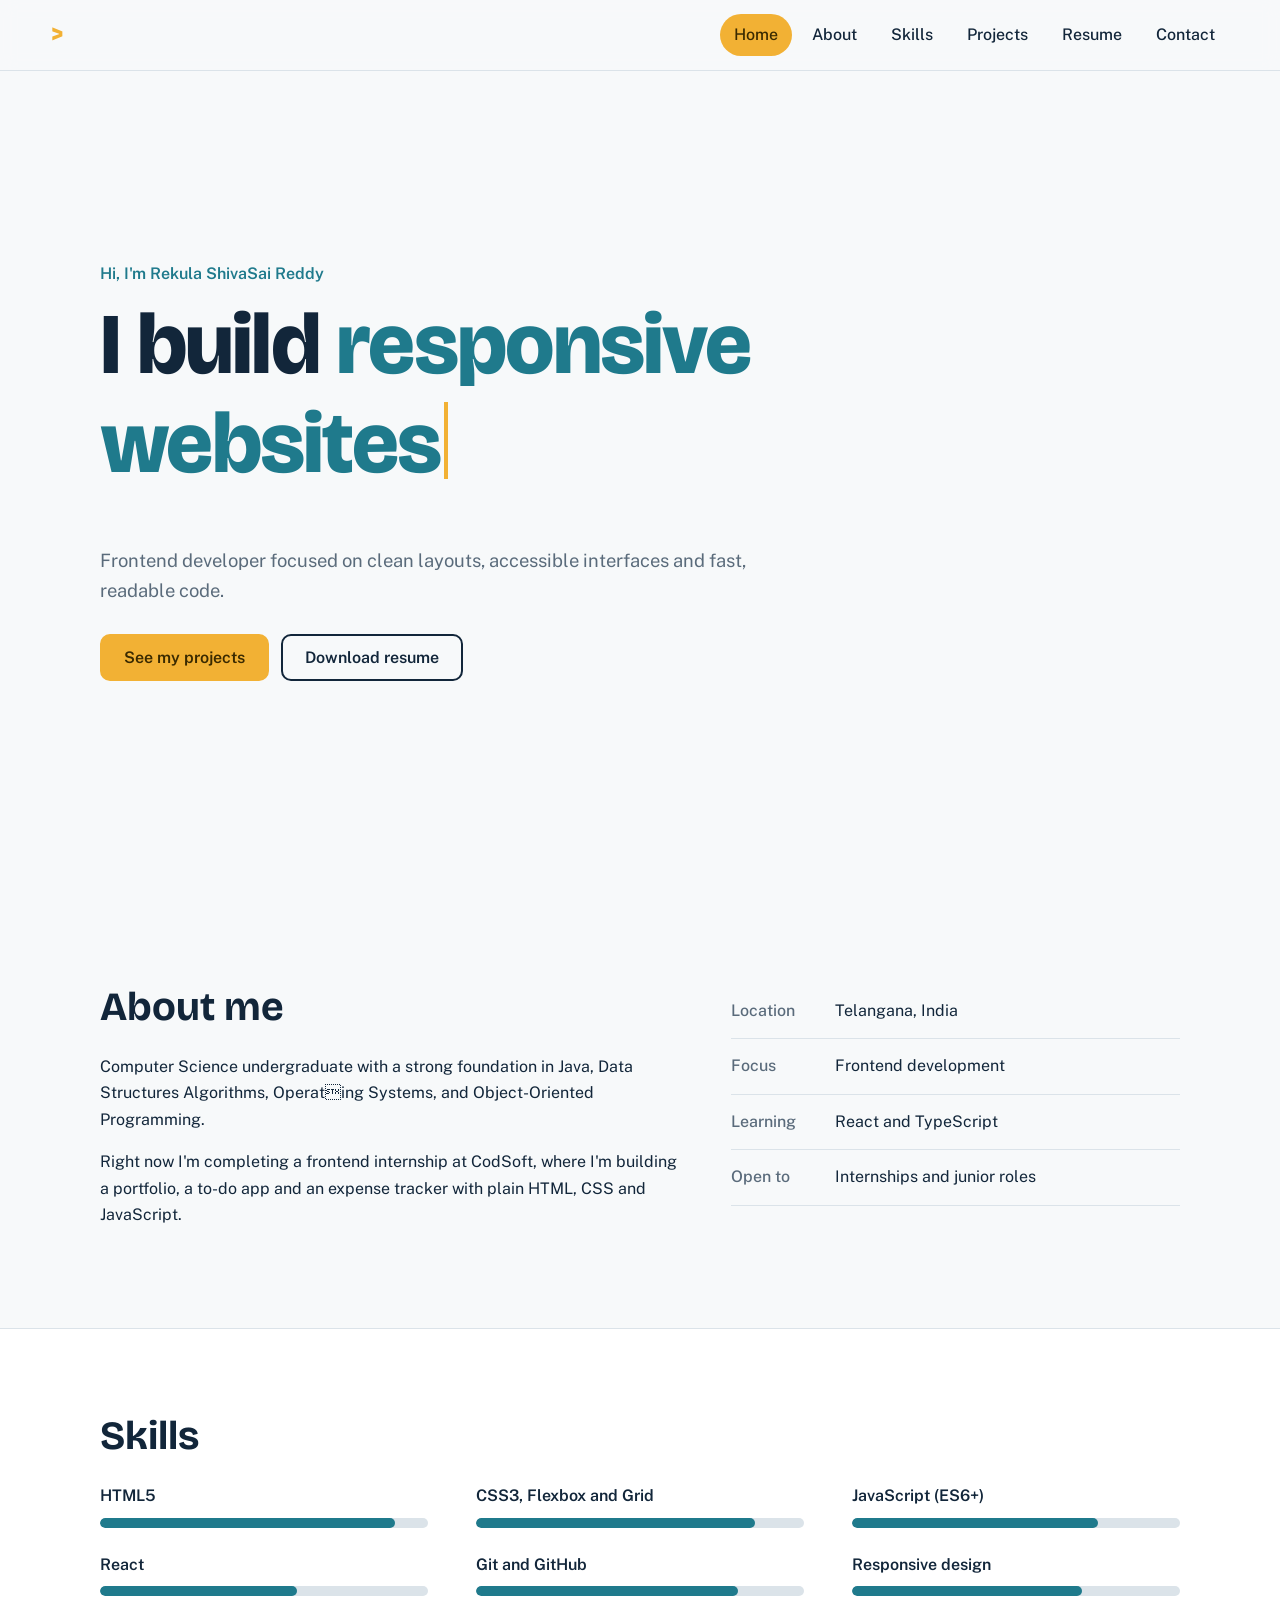
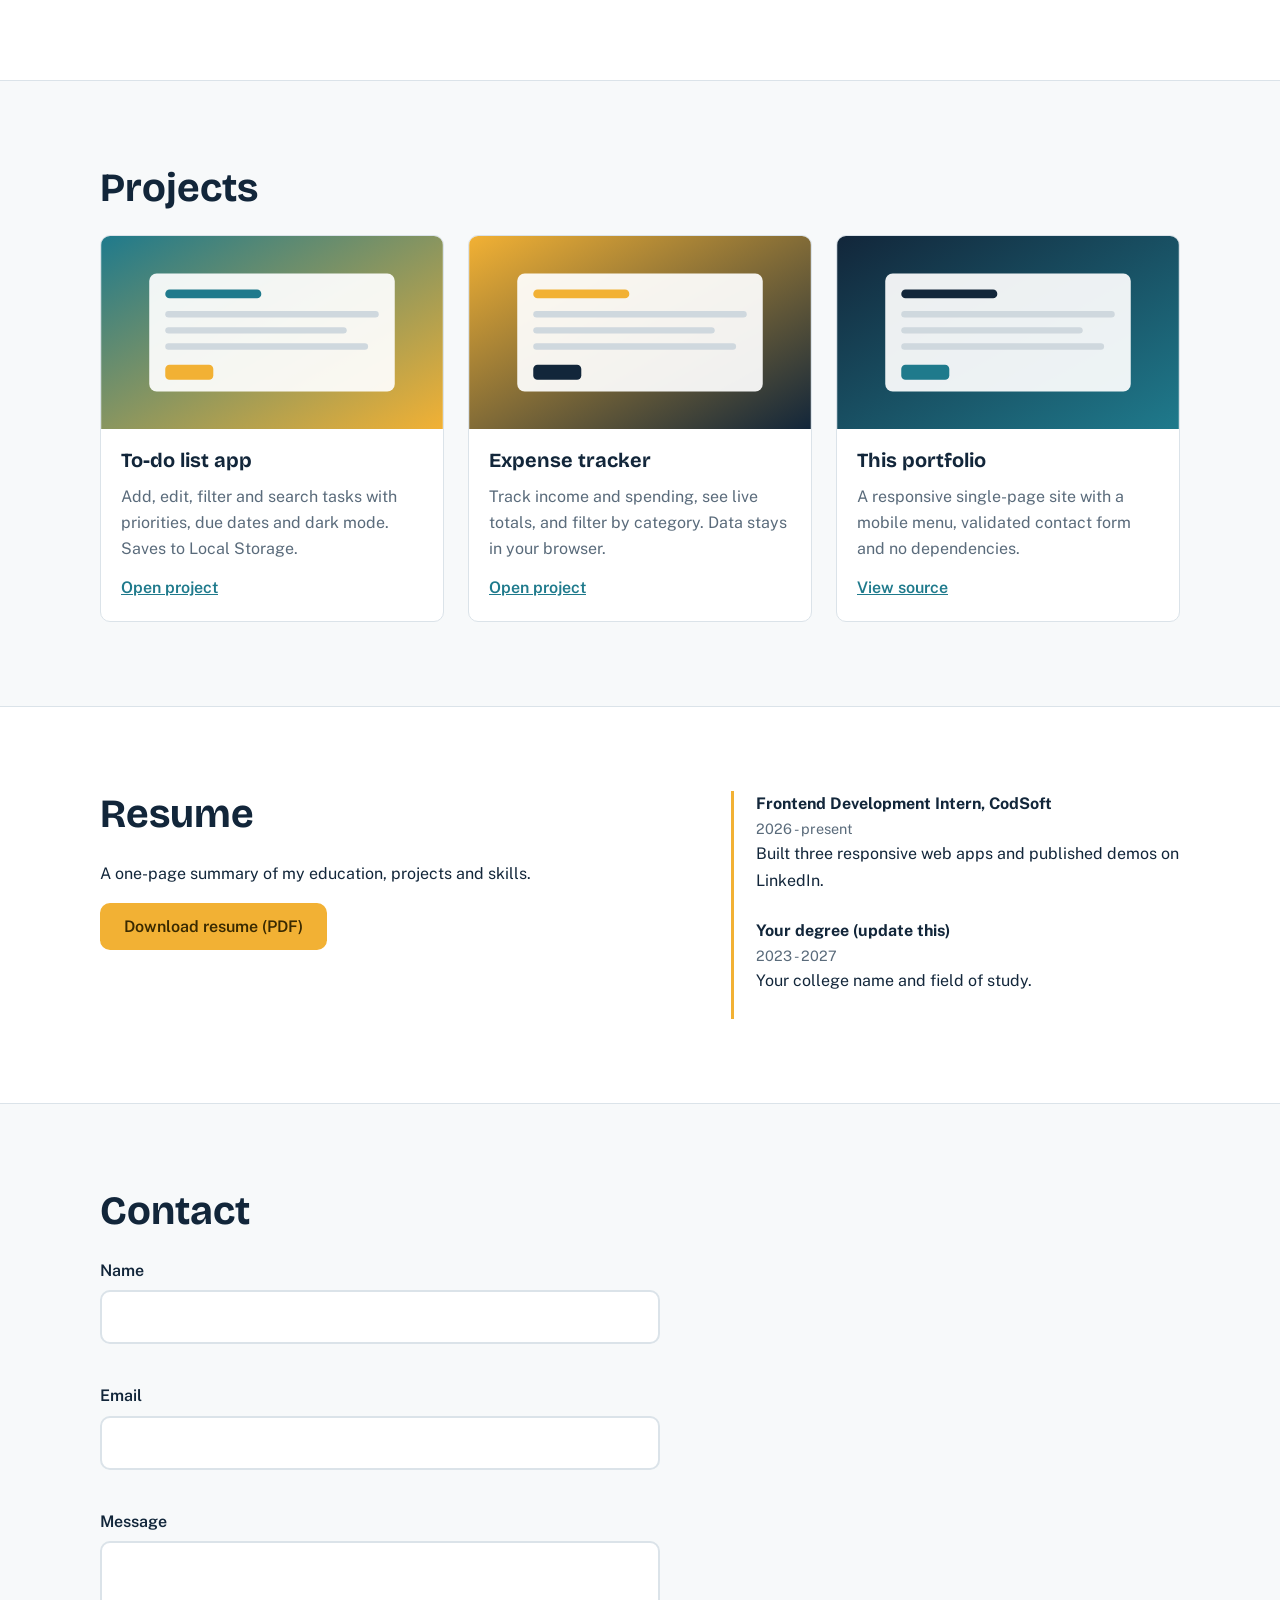
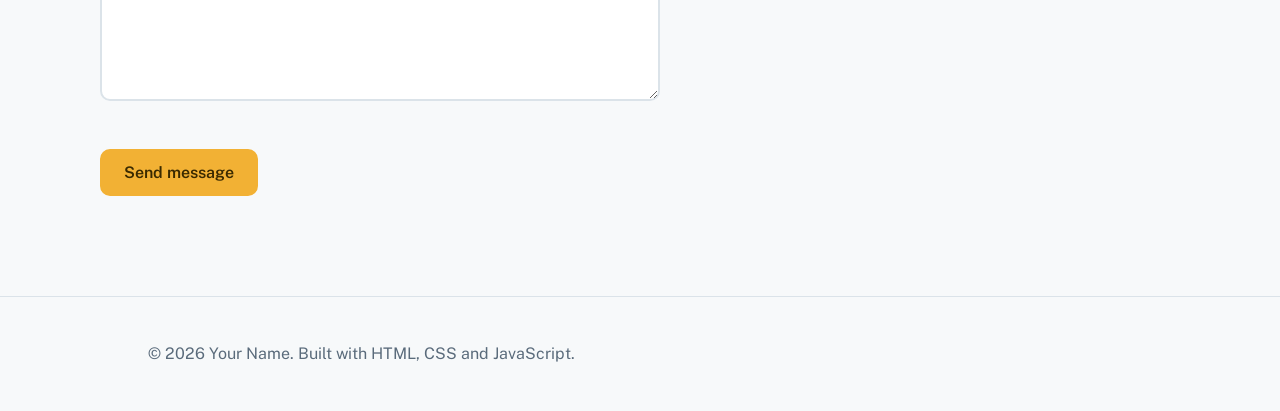
<file: task1-portfolio/index.html>
<!DOCTYPE html>
<html lang="en">
<head>
  <meta charset="UTF-8">
  <meta name="viewport" content="width=device-width, initial-scale=1">
  <title>R.ShivaSai Reddy | Frontend Developer</title>
  <meta name="description" content="Portfolio of Your Name, a frontend developer building responsive, accessible web apps.">
  <link rel="preconnect" href="https://fonts.googleapis.com">
  <link rel="preconnect" href="https://fonts.gstatic.com" crossorigin>
  <link href="https://fonts.googleapis.com/css2?family=Bricolage+Grotesque:wght@500;700;800&family=Public+Sans:wght@400;500;600&display=swap" rel="stylesheet">
  <link rel="stylesheet" href="style.css">
</head>
<body>
  <a class="skip" href="#home">Skip to content</a>

  <header class="site-header">
    <a class="brand" href="#home"><span> > </span></a>
    <button class="nav-toggle" aria-label="Open menu" aria-expanded="false" aria-controls="nav">
      <span></span><span></span><span></span>
    </button>
    <nav id="nav" aria-label="Main">
      <ul>
        <li><a href="#home">Home</a></li>
        <li><a href="#about">About</a></li>
        <li><a href="#skills">Skills</a></li>
        <li><a href="#projects">Projects</a></li>
        <li><a href="#resume">Resume</a></li>
        <li><a href="#contact">Contact</a></li>
      </ul>
    </nav>
  </header>

  <main>
    <section id="home" class="hero">
      <div class="wrap">
        <p class="hello">Hi, I'm Rekula ShivaSai Reddy</p>
        <h1>I build <span id="typed" aria-live="off">responsive websites</span><span class="caret" aria-hidden="true"></span></h1>
        <p class="lead">Frontend developer focused on clean layouts, accessible interfaces and fast, readable code.</p>
        <div class="actions">
          <a class="btn primary" href="#projects">See my projects</a>
          <a class="btn" href="resume.pdf" download>Download resume</a>
        </div>
      </div>
    </section>

    <section id="about">
      <div class="wrap two-col">
        <div>
          <h2>About me</h2>
          <p>Computer Science undergraduate with a strong foundation in Java, Data Structures Algorithms, Operating Systems, and Object-Oriented Programming.</p>
          <p>Right now I'm completing a frontend internship at CodSoft, where I'm building a portfolio, a to-do app and an expense tracker with plain HTML, CSS and JavaScript.</p>
        </div>
        <ul class="facts">
          <li><strong>Location</strong> Telangana, India</li>
          <li><strong>Focus</strong> Frontend development</li>
          <li><strong>Learning</strong> React and TypeScript</li>
          <li><strong>Open to</strong> Internships and junior roles</li>
        </ul>
      </div>
    </section>

    <section id="skills" class="alt">
      <div class="wrap">
        <h2>Skills</h2>
        <ul class="skills">
          <li style="--level:90%"><span>HTML5</span><div class="bar"><i></i></div></li>
          <li style="--level:85%"><span>CSS3, Flexbox and Grid</span><div class="bar"><i></i></div></li>
          <li style="--level:75%"><span>JavaScript (ES6+)</span><div class="bar"><i></i></div></li>
          <li style="--level:60%"><span>React</span><div class="bar"><i></i></div></li>
          <li style="--level:80%"><span>Git and GitHub</span><div class="bar"><i></i></div></li>
          <li style="--level:70%"><span>Responsive design</span><div class="bar"><i></i></div></li>
        </ul>
      </div>
    </section>

    <section id="projects">
      <div class="wrap">
        <h2>Projects</h2>
        <div class="cards">
          <article class="card">
            <img src="assets/p-todo.svg" alt="Preview of the to-do list app" loading="lazy">
            <div class="card-body">
              <h3>To-do list app</h3>
              <p>Add, edit, filter and search tasks with priorities, due dates and dark mode. Saves to Local Storage.</p>
              <a href="projects/task2-todo-app/index.html" target="_blank" rel="noopener">Open project</a>
            </div>
          </article>
          <article class="card">
            <img src="assets/p-expense.svg" alt="Preview of the expense tracker" loading="lazy">
            <div class="card-body">
              <h3>Expense tracker</h3>
              <p>Track income and spending, see live totals, and filter by category. Data stays in your browser.</p>
              <a href="projects/task3-expense-tracker/index.html" target="_blank" rel="noopener">Open project</a>
            </div>
          </article>
          <article class="card">
            <img src="assets/p-portfolio.svg" alt="Preview of this portfolio" loading="lazy">
            <div class="card-body">
              <h3>This portfolio</h3>
              <p>A responsive single-page site with a mobile menu, validated contact form and no dependencies.</p>
              <a href="https://github.com/shivasaireddyyy/CODSOFT_TASKSNO">View source</a>
            </div>
          </article>
        </div>
      </div>
    </section>

    <section id="resume" class="alt">
      <div class="wrap two-col">
        <div>
          <h2>Resume</h2>
          <p>A one-page summary of my education, projects and skills.</p>
          <a class="btn primary" href="resume.pdf" download="Your-Name-Resume.pdf">Download resume (PDF)</a>
        </div>
        <ol class="timeline">
          <li><strong>Frontend Development Intern, CodSoft</strong><span>2026 - present</span>Built three responsive web apps and published demos on LinkedIn.</li>
          <li><strong>Your degree (update this)</strong><span>2023 - 2027</span>Your college name and field of study.</li>
        </ol>
      </div>
    </section>

    <section id="contact">
      <div class="wrap">
        <h2>Contact</h2>
        <form id="contact-form" novalidate>
          <div class="field">
            <label for="name">Name</label>
            <input id="name" name="name" type="text" autocomplete="name" required>
            <small class="error" id="name-error"></small>
          </div>
          <div class="field">
            <label for="email">Email</label>
            <input id="email" name="email" type="email" autocomplete="email" required>
            <small class="error" id="email-error"></small>
          </div>
          <div class="field">
            <label for="message">Message</label>
            <textarea id="message" name="message" rows="5" required></textarea>
            <small class="error" id="message-error"></small>
          </div>
          <button class="btn primary" type="submit">Send message</button>
          <p id="form-status" role="status"></p>
        </form>
      </div>
    </section>
  </main>

  <footer>
    <p>&copy; <span id="year"></span> Your Name. Built with HTML, CSS and JavaScript.</p>
  </footer>

  <button id="to-top" aria-label="Back to top" hidden>&uarr;</button>
  <script src="script.js"></script>
</body>
</html>
</file>
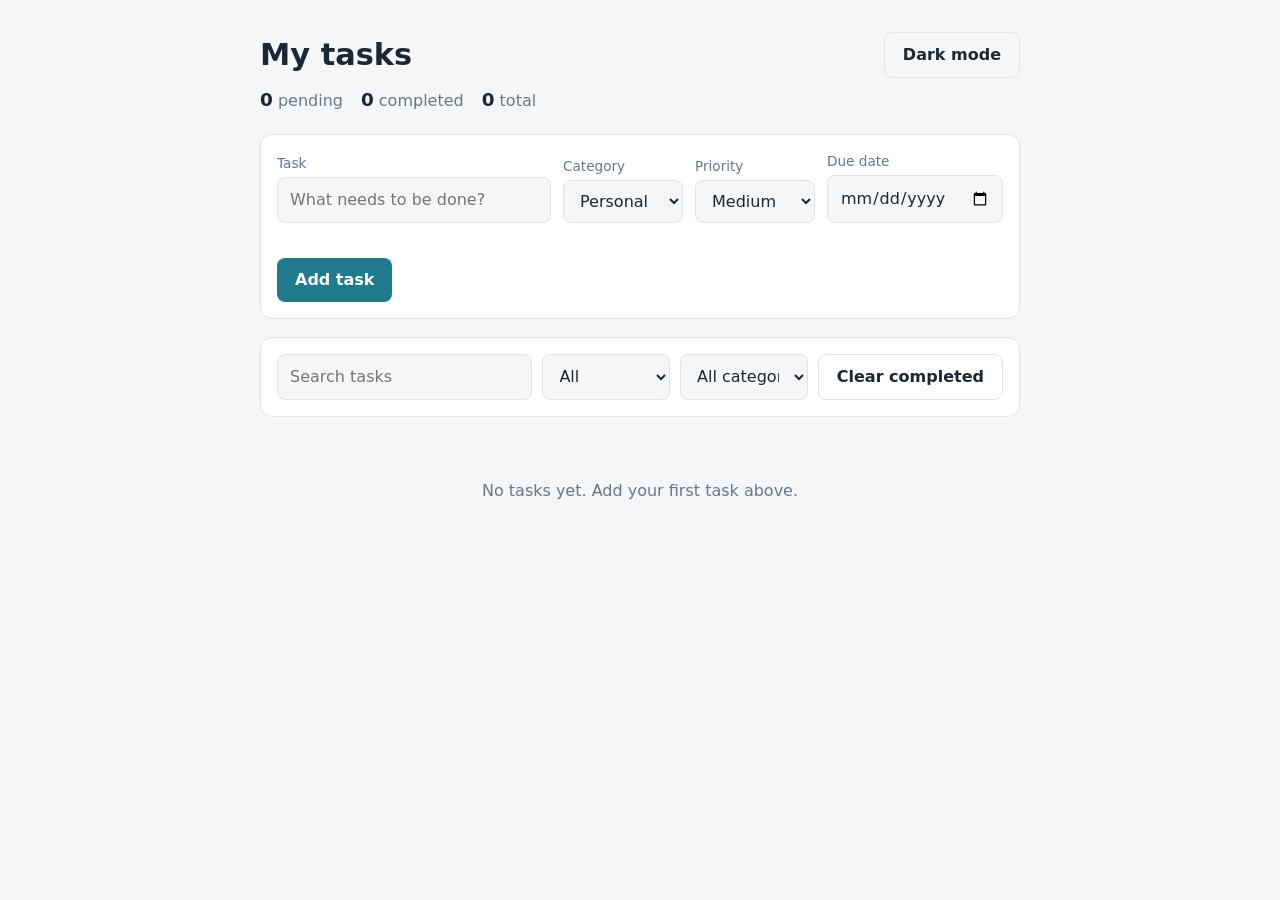
<file: task2-todo-app/index.html>
<!DOCTYPE html>
<html lang="en">
<head>
  <meta charset="UTF-8">
  <meta name="viewport" content="width=device-width, initial-scale=1">
  <title>To-Do List</title>
  <link rel="stylesheet" href="style.css">
</head>
<body>
  <div class="app">
    <header class="top">
      <h1>My tasks</h1>
      <button id="theme-toggle" class="ghost" type="button" aria-pressed="false">Dark mode</button>
    </header>

    <p class="counts" aria-live="polite">
      <span><b id="count-pending">0</b> pending</span>
      <span><b id="count-done">0</b> completed</span>
      <span><b id="count-total">0</b> total</span>
    </p>

    <form id="task-form" novalidate>
      <div class="row">
        <div class="grow">
          <label for="title">Task</label>
          <input id="title" type="text" maxlength="120" placeholder="What needs to be done?" autocomplete="off">
        </div>
        <div>
          <label for="category">Category</label>
          <select id="category">
            <option>Personal</option><option>Work</option><option>Study</option><option>Health</option><option>Other</option>
          </select>
        </div>
        <div>
          <label for="priority">Priority</label>
          <select id="priority">
            <option value="low">Low</option><option value="medium" selected>Medium</option><option value="high">High</option>
          </select>
        </div>
        <div>
          <label for="due">Due date</label>
          <input id="due" type="date">
        </div>
      </div>
      <p id="form-error" class="error" role="alert"></p>
      <div class="row">
        <button id="submit-btn" type="submit">Add task</button>
        <button id="cancel-edit" class="ghost" type="button" hidden>Cancel edit</button>
      </div>
    </form>

    <div class="filters">
      <input id="search" type="search" placeholder="Search tasks" aria-label="Search tasks">
      <select id="filter-status" aria-label="Filter by status">
        <option value="all">All</option><option value="pending">Pending</option><option value="done">Completed</option>
      </select>
      <select id="filter-category" aria-label="Filter by category">
        <option value="all">All categories</option>
        <option>Personal</option><option>Work</option><option>Study</option><option>Health</option><option>Other</option>
      </select>
      <button id="clear-done" class="ghost" type="button">Clear completed</button>
    </div>

    <ul id="list" class="list"></ul>
    <p id="empty" class="empty" hidden></p>
  </div>
  <script src="script.js"></script>
</body>
</html>
</file>
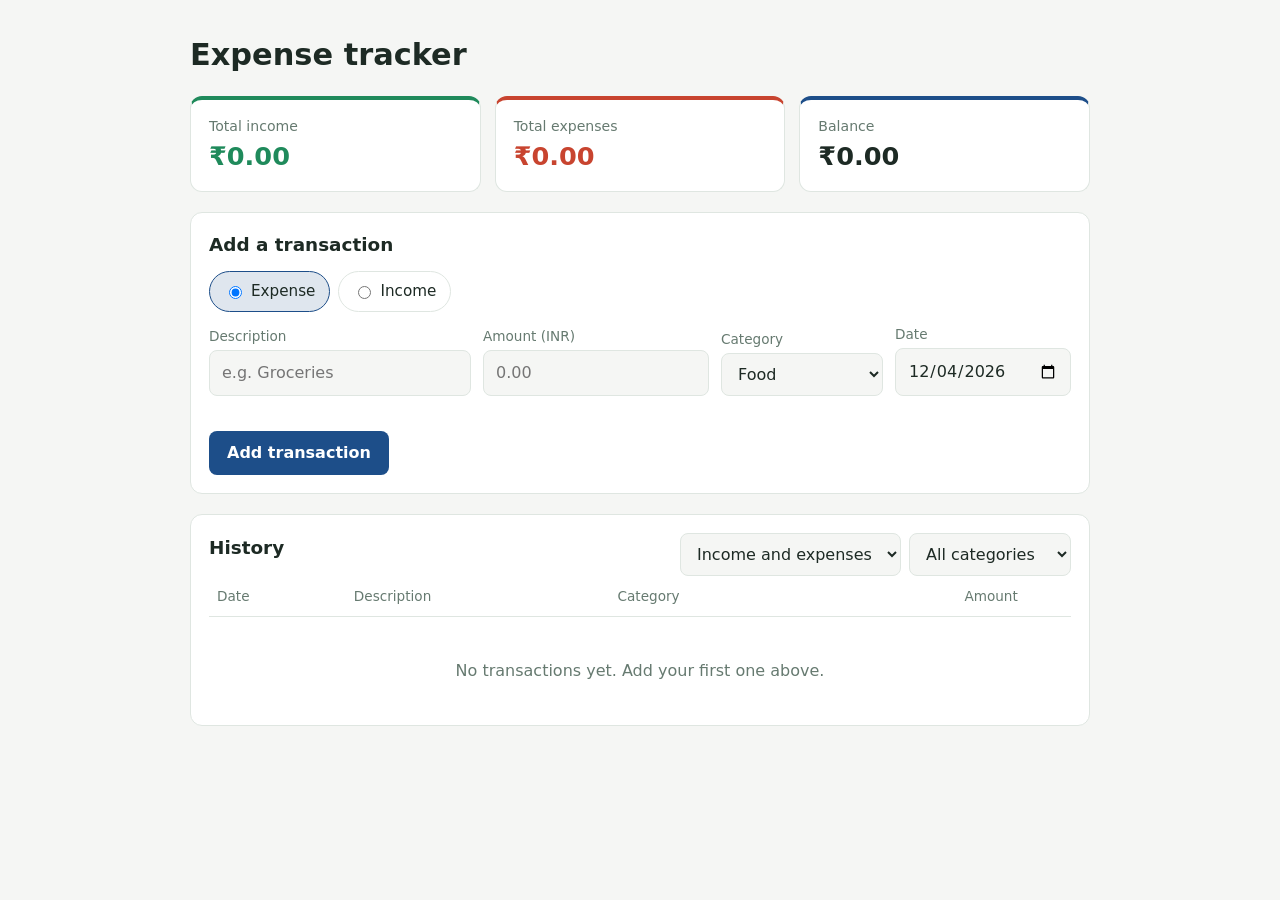
<file: task3-expense-tracker/index.html>
<!DOCTYPE html>
<html lang="en">
<head>
  <meta charset="UTF-8">
  <meta name="viewport" content="width=device-width, initial-scale=1">
  <title>Expense Tracker</title>
  <link rel="stylesheet" href="style.css">
</head>
<body>
  <div class="app">
    <h1>Expense tracker</h1>

    <section class="cards" aria-label="Summary" aria-live="polite">
      <div class="stat income"><span>Total income</span><strong id="sum-income">0</strong></div>
      <div class="stat expense"><span>Total expenses</span><strong id="sum-expense">0</strong></div>
      <div class="stat balance"><span>Balance</span><strong id="sum-balance">0</strong></div>
    </section>

    <form id="tx-form" novalidate>
      <h2 id="form-title">Add a transaction</h2>
      <fieldset class="type">
        <legend class="sr">Type</legend>
        <label><input type="radio" name="type" value="expense" checked> Expense</label>
        <label><input type="radio" name="type" value="income"> Income</label>
      </fieldset>
      <div class="row">
        <div class="grow">
          <label for="desc">Description</label>
          <input id="desc" type="text" maxlength="80" placeholder="e.g. Groceries" autocomplete="off">
        </div>
        <div>
          <label for="amount">Amount (INR)</label>
          <input id="amount" type="number" min="0.01" step="0.01" inputmode="decimal" placeholder="0.00">
        </div>
        <div>
          <label for="category">Category</label>
          <select id="category"></select>
        </div>
        <div>
          <label for="date">Date</label>
          <input id="date" type="date">
        </div>
      </div>
      <p id="form-error" class="error" role="alert"></p>
      <div class="row">
        <button id="submit-btn" type="submit">Add transaction</button>
        <button id="cancel-edit" class="ghost" type="button" hidden>Cancel edit</button>
      </div>
    </form>

    <section class="history">
      <div class="history-head">
        <h2>History</h2>
        <div class="filters">
          <select id="filter-type" aria-label="Filter by type">
            <option value="all">Income and expenses</option>
            <option value="expense">Expenses only</option>
            <option value="income">Income only</option>
          </select>
          <select id="filter-category" aria-label="Filter by category"></select>
        </div>
      </div>
      <p id="filtered-note" class="note" hidden></p>
      <div class="table-wrap">
        <table>
          <thead>
            <tr><th>Date</th><th>Description</th><th>Category</th><th class="num">Amount</th><th><span class="sr">Actions</span></th></tr>
          </thead>
          <tbody id="rows"></tbody>
        </table>
      </div>
      <p id="empty" class="empty" hidden></p>
    </section>
  </div>
  <script src="script.js"></script>
</body>
</html>
</file>
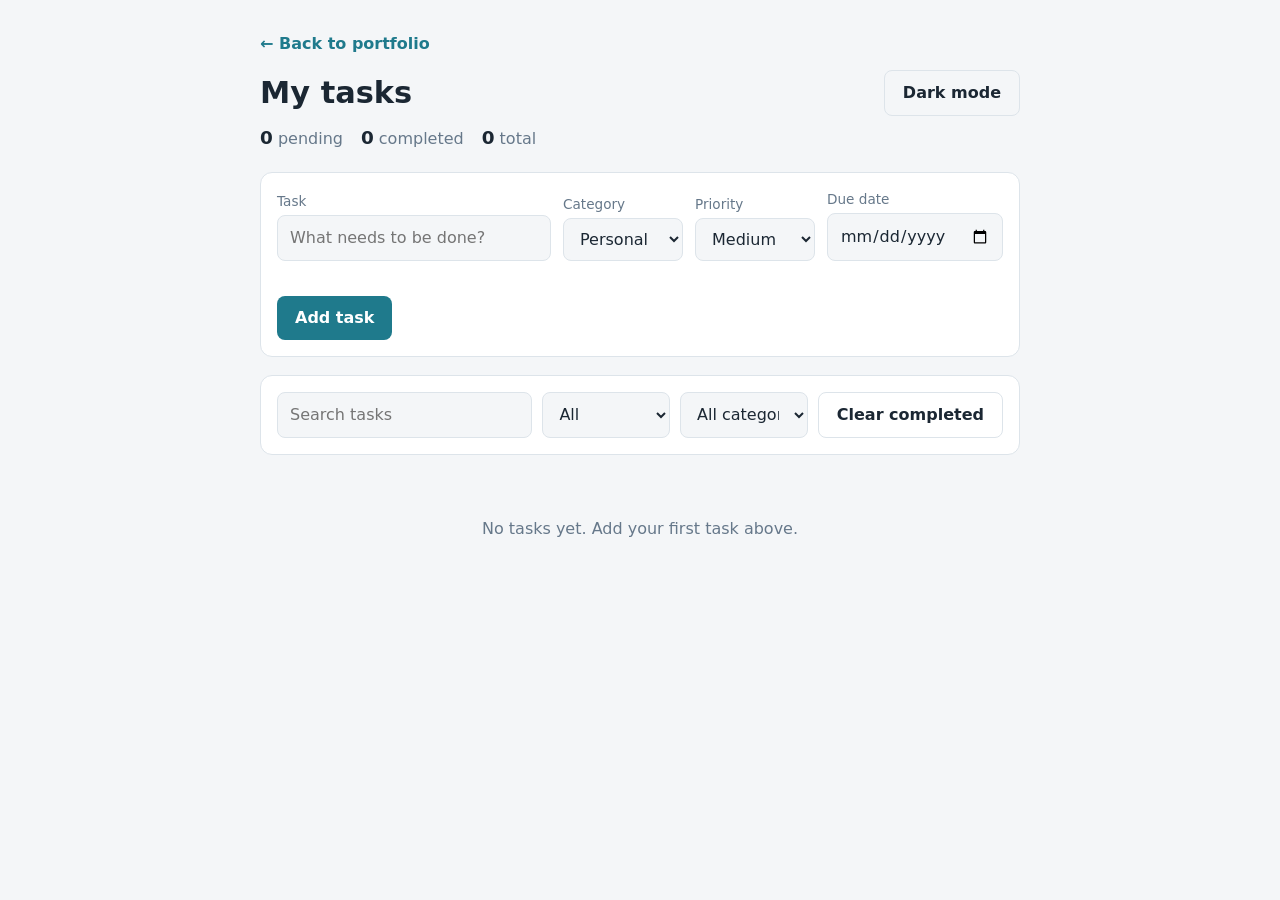
<file: task1-portfolio/projects/task2-todo-app/index.html>
<!DOCTYPE html>
<html lang="en">
<head>
  <meta charset="UTF-8">
  <meta name="viewport" content="width=device-width, initial-scale=1">
  <title>To-Do List</title>
  <link rel="stylesheet" href="style.css">
</head>
<body>
  <div class="app">
    <a class="back" href="../../index.html#projects">&larr; Back to portfolio</a>
    <header class="top">
      <h1>My tasks</h1>
      <button id="theme-toggle" class="ghost" type="button" aria-pressed="false">Dark mode</button>
    </header>

    <p class="counts" aria-live="polite">
      <span><b id="count-pending">0</b> pending</span>
      <span><b id="count-done">0</b> completed</span>
      <span><b id="count-total">0</b> total</span>
    </p>

    <form id="task-form" novalidate>
      <div class="row">
        <div class="grow">
          <label for="title">Task</label>
          <input id="title" type="text" maxlength="120" placeholder="What needs to be done?" autocomplete="off">
        </div>
        <div>
          <label for="category">Category</label>
          <select id="category">
            <option>Personal</option><option>Work</option><option>Study</option><option>Health</option><option>Other</option>
          </select>
        </div>
        <div>
          <label for="priority">Priority</label>
          <select id="priority">
            <option value="low">Low</option><option value="medium" selected>Medium</option><option value="high">High</option>
          </select>
        </div>
        <div>
          <label for="due">Due date</label>
          <input id="due" type="date">
        </div>
      </div>
      <p id="form-error" class="error" role="alert"></p>
      <div class="row">
        <button id="submit-btn" type="submit">Add task</button>
        <button id="cancel-edit" class="ghost" type="button" hidden>Cancel edit</button>
      </div>
    </form>

    <div class="filters">
      <input id="search" type="search" placeholder="Search tasks" aria-label="Search tasks">
      <select id="filter-status" aria-label="Filter by status">
        <option value="all">All</option><option value="pending">Pending</option><option value="done">Completed</option>
      </select>
      <select id="filter-category" aria-label="Filter by category">
        <option value="all">All categories</option>
        <option>Personal</option><option>Work</option><option>Study</option><option>Health</option><option>Other</option>
      </select>
      <button id="clear-done" class="ghost" type="button">Clear completed</button>
    </div>

    <ul id="list" class="list"></ul>
    <p id="empty" class="empty" hidden></p>
  </div>
  <script src="script.js"></script>
</body>
</html>
</file>
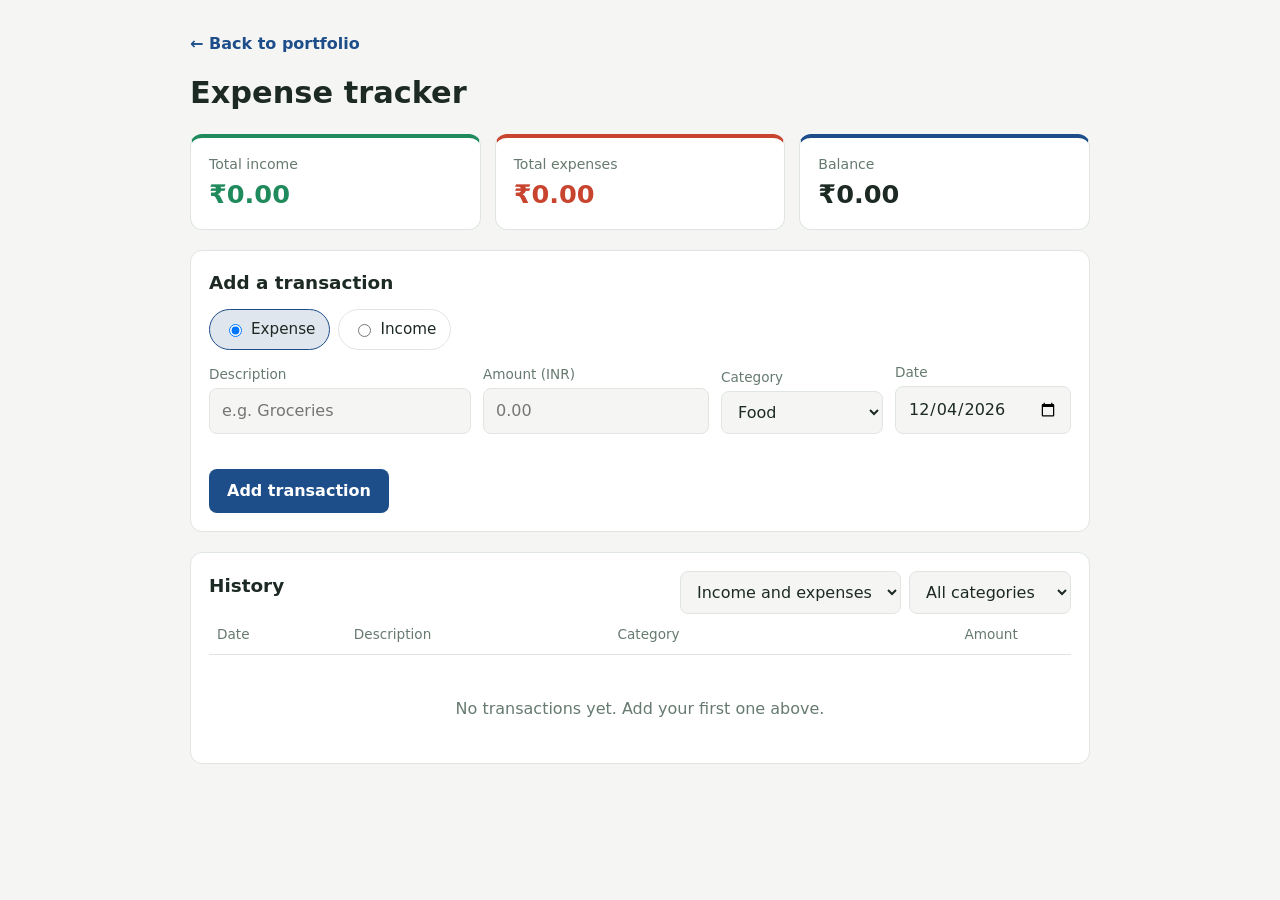
<file: task1-portfolio/projects/task3-expense-tracker/index.html>
<!DOCTYPE html>
<html lang="en">
<head>
  <meta charset="UTF-8">
  <meta name="viewport" content="width=device-width, initial-scale=1">
  <title>Expense Tracker</title>
  <link rel="stylesheet" href="style.css">
</head>
<body>
  <div class="app">
    <a class="back" href="../../index.html#projects">&larr; Back to portfolio</a>
    <h1>Expense tracker</h1>

    <section class="cards" aria-label="Summary" aria-live="polite">
      <div class="stat income"><span>Total income</span><strong id="sum-income">0</strong></div>
      <div class="stat expense"><span>Total expenses</span><strong id="sum-expense">0</strong></div>
      <div class="stat balance"><span>Balance</span><strong id="sum-balance">0</strong></div>
    </section>

    <form id="tx-form" novalidate>
      <h2 id="form-title">Add a transaction</h2>
      <fieldset class="type">
        <legend class="sr">Type</legend>
        <label><input type="radio" name="type" value="expense" checked> Expense</label>
        <label><input type="radio" name="type" value="income"> Income</label>
      </fieldset>
      <div class="row">
        <div class="grow">
          <label for="desc">Description</label>
          <input id="desc" type="text" maxlength="80" placeholder="e.g. Groceries" autocomplete="off">
        </div>
        <div>
          <label for="amount">Amount (INR)</label>
          <input id="amount" type="number" min="0.01" step="0.01" inputmode="decimal" placeholder="0.00">
        </div>
        <div>
          <label for="category">Category</label>
          <select id="category"></select>
        </div>
        <div>
          <label for="date">Date</label>
          <input id="date" type="date">
        </div>
      </div>
      <p id="form-error" class="error" role="alert"></p>
      <div class="row">
        <button id="submit-btn" type="submit">Add transaction</button>
        <button id="cancel-edit" class="ghost" type="button" hidden>Cancel edit</button>
      </div>
    </form>

    <section class="history">
      <div class="history-head">
        <h2>History</h2>
        <div class="filters">
          <select id="filter-type" aria-label="Filter by type">
            <option value="all">Income and expenses</option>
            <option value="expense">Expenses only</option>
            <option value="income">Income only</option>
          </select>
          <select id="filter-category" aria-label="Filter by category"></select>
        </div>
      </div>
      <p id="filtered-note" class="note" hidden></p>
      <div class="table-wrap">
        <table>
          <thead>
            <tr><th>Date</th><th>Description</th><th>Category</th><th class="num">Amount</th><th><span class="sr">Actions</span></th></tr>
          </thead>
          <tbody id="rows"></tbody>
        </table>
      </div>
      <p id="empty" class="empty" hidden></p>
    </section>
  </div>
  <script src="script.js"></script>
</body>
</html>
</file>
<file: task1-portfolio/style.css>
:root {
  --ink: #12263a;
  --paper: #f7f9fa;
  --panel: #ffffff;
  --muted: #5a6b7b;
  --line: #dbe3e9;
  --accent: #f2b134;
  --accent-ink: #3a2a00;
  --teal: #1f7a8c;
  --radius: 10px;
  --head: "Bricolage Grotesque", system-ui, sans-serif;
  --body: "Public Sans", system-ui, sans-serif;
}
@media (prefers-color-scheme: dark) {
  :root { --ink: #e8eef3; --paper: #0e1a26; --panel: #15283a; --muted: #9db0c0; --line: #25394c; --teal: #5cc0d3; }
}
*, *::before, *::after { box-sizing: border-box; }
html { scroll-behavior: smooth; scroll-padding-top: 72px; }
body { margin: 0; font-family: var(--body); color: var(--ink); background: var(--paper); line-height: 1.65; }
img { max-width: 100%; display: block; }
a { color: var(--teal); }
:focus-visible { outline: 3px solid var(--accent); outline-offset: 3px; }
.skip { position: absolute; left: -999px; top: 8px; background: var(--accent); color: var(--accent-ink); padding: 8px 14px; border-radius: 6px; z-index: 100; }
.skip:focus { left: 8px; }
.wrap { width: min(1080px, 92%); margin: 0 auto; }
section { padding: 84px 0; }
section.alt { background: var(--panel); border-block: 1px solid var(--line); }
h1, h2, h3 { font-family: var(--head); line-height: 1.15; margin: 0 0 .6em; }
h2 { font-size: clamp(1.8rem, 4vw, 2.5rem); }
p { max-width: 62ch; }

/* header */
.site-header { position: fixed; inset: 0 0 auto 0; z-index: 50; display: flex; justify-content: space-between; align-items: center; padding: 14px 4%; background: color-mix(in srgb, var(--paper) 88%, transparent); backdrop-filter: blur(8px); border-bottom: 1px solid var(--line); }
.brand { font-family: var(--head); font-weight: 800; font-size: 1.5rem; text-decoration: none; color: var(--ink); }
.brand span { color: var(--accent); }
nav ul { display: flex; gap: 6px; list-style: none; margin: 0; padding: 0; }
nav a { display: block; padding: 8px 14px; border-radius: 999px; text-decoration: none; color: var(--ink); font-weight: 500; transition: background .2s; }
nav a:hover { background: var(--line); }
nav a.active { background: var(--accent); color: var(--accent-ink); }
.nav-toggle { display: none; background: none; border: 0; padding: 8px; cursor: pointer; }
.nav-toggle span { display: block; width: 24px; height: 2px; background: var(--ink); margin: 5px 0; transition: transform .25s, opacity .25s; }
.nav-toggle[aria-expanded="true"] span:nth-child(1) { transform: translateY(7px) rotate(45deg); }
.nav-toggle[aria-expanded="true"] span:nth-child(2) { opacity: 0; }
.nav-toggle[aria-expanded="true"] span:nth-child(3) { transform: translateY(-7px) rotate(-45deg); }

/* hero */
.hero { min-height: 100vh; display: flex; align-items: center; padding-top: 110px; }
.hello { color: var(--teal); font-weight: 600; margin-bottom: 8px; }
.hero h1 { font-size: clamp(2.6rem, 8vw, 5.4rem); font-weight: 800; letter-spacing: -.02em; max-width: 14ch; min-height: 2.3em; }
#typed { color: var(--teal); }
.caret { display: inline-block; width: 4px; height: .9em; background: var(--accent); margin-left: 4px; vertical-align: -.08em; animation: blink 1s steps(2) infinite; }
@keyframes blink { 50% { opacity: 0; } }
.lead { font-size: 1.15rem; color: var(--muted); }
.actions { display: flex; flex-wrap: wrap; gap: 12px; margin-top: 28px; }
.btn { display: inline-block; padding: 12px 22px; border-radius: var(--radius); border: 2px solid var(--ink); background: transparent; color: var(--ink); font: 600 1rem var(--body); text-decoration: none; cursor: pointer; transition: transform .15s, background .2s; }
.btn:hover { transform: translateY(-2px); }
.btn.primary { background: var(--accent); border-color: var(--accent); color: var(--accent-ink); }

/* about, resume */
.two-col { display: grid; grid-template-columns: 1.3fr 1fr; gap: 48px; align-items: start; }
.facts, .timeline { list-style: none; margin: 0; padding: 0; }
.facts li { padding: 14px 0; border-bottom: 1px solid var(--line); }
.facts strong { display: inline-block; min-width: 100px; color: var(--muted); font-weight: 500; }
.timeline li { padding: 0 0 24px 22px; border-left: 3px solid var(--accent); }
.timeline strong { display: block; }
.timeline span { display: block; color: var(--muted); font-size: .9rem; }

/* skills */
.skills { list-style: none; margin: 0; padding: 0; display: grid; grid-template-columns: repeat(auto-fit, minmax(280px, 1fr)); gap: 24px 48px; }
.skills span { font-weight: 600; }
.bar { height: 10px; margin-top: 8px; background: var(--line); border-radius: 99px; overflow: hidden; }
.bar i { display: block; height: 100%; width: 0; background: var(--teal); border-radius: 99px; transition: width 1s ease; }
.skills.in .bar i { width: var(--level); }

/* projects */
.cards { display: grid; grid-template-columns: repeat(auto-fit, minmax(280px, 1fr)); gap: 24px; }
.card { background: var(--panel); border: 1px solid var(--line); border-radius: var(--radius); overflow: hidden; transition: transform .25s, box-shadow .25s; }
.card:hover { transform: translateY(-6px); box-shadow: 0 14px 30px rgba(18, 38, 58, .15); }
.card img { width: 100%; aspect-ratio: 16 / 9; object-fit: cover; }
.card-body { padding: 20px; }
.card-body h3 { font-size: 1.25rem; }
.card-body p { color: var(--muted); margin: 0 0 12px; }
.card-body a { font-weight: 600; }

/* form */
form { max-width: 560px; }
.field { margin-bottom: 18px; }
label { display: block; font-weight: 600; margin-bottom: 6px; }
input, textarea { width: 100%; padding: 12px 14px; border: 2px solid var(--line); border-radius: var(--radius); background: var(--panel); color: var(--ink); font: inherit; }
input:focus, textarea:focus { border-color: var(--teal); outline: none; }
.field.invalid input, .field.invalid textarea { border-color: #d64545; }
.error { display: block; min-height: 1.2em; color: #d64545; font-size: .88rem; margin-top: 4px; }
#form-status { font-weight: 600; color: var(--teal); }

footer { padding: 28px 4%; text-align: center; color: var(--muted); border-top: 1px solid var(--line); }
#to-top { position: fixed; right: 20px; bottom: 20px; width: 44px; height: 44px; border-radius: 50%; border: 0; background: var(--ink); color: var(--paper); font-size: 1.2rem; cursor: pointer; }

/* mobile */
@media (max-width: 760px) {
  .nav-toggle { display: block; }
  nav { position: absolute; top: 100%; left: 0; right: 0; background: var(--paper); border-bottom: 1px solid var(--line); max-height: 0; overflow: hidden; transition: max-height .3s ease; }
  nav.open { max-height: 420px; }
  nav ul { flex-direction: column; padding: 10px 4%; }
  .two-col { grid-template-columns: 1fr; gap: 28px; }
  section { padding: 64px 0; }
}
@media (prefers-reduced-motion: reduce) {
  html { scroll-behavior: auto; }
  *, *::before, *::after { animation: none !important; transition: none !important; }
}
</file>
<file: task2-todo-app/style.css>
:root {
  --bg: #f4f6f8; --panel: #ffffff; --text: #1b2733; --muted: #66788a; --line: #dde4ea;
  --brand: #1f7a8c; --brand-ink: #ffffff; --danger: #d64545;
  --low: #3fa66b; --medium: #e0a02b; --high: #d64545;
}
[data-theme="dark"] {
  --bg: #0f1a24; --panel: #16273a; --text: #e8eef3; --muted: #9db0c0; --line: #26394d;
  --brand: #5cc0d3; --brand-ink: #0b1620;
}
*, *::before, *::after { box-sizing: border-box; }
body { margin: 0; font-family: system-ui, -apple-system, "Segoe UI", Roboto, sans-serif; background: var(--bg); color: var(--text); line-height: 1.5; }
.app { width: min(760px, 94%); margin: 0 auto; padding: 32px 0 60px; }
.top { display: flex; justify-content: space-between; align-items: center; }
h1 { margin: 0; font-size: 1.9rem; }
.counts { display: flex; gap: 18px; flex-wrap: wrap; color: var(--muted); margin: 8px 0 20px; }
.counts b { color: var(--text); font-size: 1.15rem; }

form, .filters { background: var(--panel); border: 1px solid var(--line); border-radius: 12px; padding: 16px; }
.row { display: flex; gap: 12px; flex-wrap: wrap; align-items: end; }
.row > div { min-width: 120px; }
.grow { flex: 1 1 220px; }
label { display: block; font-size: .85rem; color: var(--muted); margin-bottom: 4px; }
input, select, button { font: inherit; }
input, select { width: 100%; padding: 10px 12px; border: 1.5px solid var(--line); border-radius: 8px; background: var(--bg); color: var(--text); }
input:focus, select:focus { outline: 2px solid var(--brand); outline-offset: 1px; }
button { padding: 10px 18px; border: 0; border-radius: 8px; background: var(--brand); color: var(--brand-ink); font-weight: 600; cursor: pointer; }
button:hover { filter: brightness(1.08); }
button:focus-visible { outline: 3px solid var(--text); outline-offset: 2px; }
button.ghost { background: transparent; color: var(--text); border: 1.5px solid var(--line); }
.error { color: var(--danger); min-height: 1.3em; margin: 8px 0; font-size: .9rem; }

.filters { display: grid; grid-template-columns: 2fr 1fr 1fr auto; gap: 10px; margin: 18px 0; }
.list { list-style: none; margin: 0; padding: 0; display: grid; gap: 10px; }
.item { display: flex; gap: 12px; align-items: center; background: var(--panel); border: 1px solid var(--line); border-left: 5px solid var(--medium); border-radius: 10px; padding: 12px 14px; }
.item.low { border-left-color: var(--low); }
.item.medium { border-left-color: var(--medium); }
.item.high { border-left-color: var(--high); }
.item input[type="checkbox"] { width: 20px; height: 20px; flex: none; accent-color: var(--brand); }
.body { flex: 1; min-width: 0; }
.title { font-weight: 600; overflow-wrap: anywhere; }
.item.done .title { text-decoration: line-through; color: var(--muted); }
.meta { display: flex; gap: 10px; flex-wrap: wrap; font-size: .82rem; color: var(--muted); }
.meta .overdue { color: var(--danger); font-weight: 600; }
.actions { display: flex; gap: 6px; }
.actions button { padding: 6px 10px; font-size: .85rem; }
.actions .del { color: var(--danger); }
.empty { text-align: center; color: var(--muted); padding: 28px 0; }

@media (max-width: 620px) {
  .filters { grid-template-columns: 1fr 1fr; }
  .filters input[type="search"] { grid-column: 1 / -1; }
  .item { flex-wrap: wrap; }
  .actions { width: 100%; justify-content: flex-end; }
}
@media (prefers-reduced-motion: reduce) { * { transition: none !important; } }
</file>
<file: task3-expense-tracker/style.css>
:root {
  --bg: #f5f6f4; --panel: #ffffff; --text: #1d2a24; --muted: #667a70; --line: #dfe6e1;
  --income: #1f8a5b; --expense: #c8442f; --brand: #1d4e89; --brand-ink: #fff;
}
@media (prefers-color-scheme: dark) {
  :root { --bg: #101915; --panel: #17251f; --text: #e8f0ec; --muted: #9ab0a5; --line: #28392f; --income: #4cc58e; --expense: #ef7f6b; --brand: #7fb1ec; --brand-ink: #0c1a2a; }
}
*, *::before, *::after { box-sizing: border-box; }
body { margin: 0; font-family: system-ui, -apple-system, "Segoe UI", Roboto, sans-serif; background: var(--bg); color: var(--text); line-height: 1.5; }
.app { width: min(900px, 94%); margin: 0 auto; padding: 32px 0 60px; }
h1 { margin: 0 0 18px; font-size: 1.9rem; }
h2 { margin: 0 0 12px; font-size: 1.15rem; }
.sr { position: absolute; width: 1px; height: 1px; overflow: hidden; clip: rect(0 0 0 0); white-space: nowrap; }

.cards { display: grid; grid-template-columns: repeat(auto-fit, minmax(200px, 1fr)); gap: 14px; margin-bottom: 20px; }
.stat { background: var(--panel); border: 1px solid var(--line); border-radius: 12px; padding: 16px 18px; border-top: 4px solid var(--brand); }
.stat span { display: block; color: var(--muted); font-size: .88rem; }
.stat strong { font-size: 1.6rem; }
.stat.income { border-top-color: var(--income); }
.stat.income strong { color: var(--income); }
.stat.expense { border-top-color: var(--expense); }
.stat.expense strong { color: var(--expense); }
.stat.balance.negative strong { color: var(--expense); }

form, .history { background: var(--panel); border: 1px solid var(--line); border-radius: 12px; padding: 18px; margin-bottom: 20px; }
fieldset { border: 0; padding: 0; margin: 0 0 12px; display: flex; gap: 8px; }
.type label { display: flex; align-items: center; gap: 6px; padding: 8px 14px; border: 1.5px solid var(--line); border-radius: 999px; cursor: pointer; margin: 0; color: var(--text); font-size: .95rem; }
.type label:has(input:checked) { border-color: var(--brand); background: color-mix(in srgb, var(--brand) 14%, transparent); }
.row { display: flex; gap: 12px; flex-wrap: wrap; align-items: end; }
.row > div { min-width: 130px; }
.grow { flex: 1 1 220px; }
label { display: block; font-size: .85rem; color: var(--muted); margin-bottom: 4px; }
input[type="text"], input[type="number"], input[type="date"], select { width: 100%; padding: 10px 12px; border: 1.5px solid var(--line); border-radius: 8px; background: var(--bg); color: var(--text); font: inherit; }
input:focus-visible, select:focus-visible { outline: 2px solid var(--brand); outline-offset: 1px; }
button { padding: 10px 18px; border: 0; border-radius: 8px; background: var(--brand); color: var(--brand-ink); font: inherit; font-weight: 600; cursor: pointer; }
button:hover { filter: brightness(1.08); }
button:focus-visible { outline: 3px solid var(--text); outline-offset: 2px; }
button.ghost { background: transparent; color: var(--text); border: 1.5px solid var(--line); }
.error { color: var(--expense); min-height: 1.3em; margin: 8px 0; font-size: .9rem; }

.history-head { display: flex; justify-content: space-between; align-items: center; gap: 12px; flex-wrap: wrap; }
.filters { display: flex; gap: 8px; flex-wrap: wrap; }
.filters select { width: auto; }
.note { color: var(--muted); font-size: .9rem; margin: 0 0 8px; }
.table-wrap { overflow-x: auto; }
table { width: 100%; border-collapse: collapse; min-width: 560px; }
th, td { text-align: left; padding: 10px 8px; border-bottom: 1px solid var(--line); }
th { color: var(--muted); font-weight: 500; font-size: .85rem; }
.num { text-align: right; font-variant-numeric: tabular-nums; white-space: nowrap; }
td.income { color: var(--income); font-weight: 600; }
td.expense { color: var(--expense); font-weight: 600; }
td.actions { white-space: nowrap; text-align: right; }
td.actions button { padding: 5px 10px; font-size: .82rem; margin-left: 4px; }
td.actions .del { color: var(--expense); }
.empty { text-align: center; color: var(--muted); padding: 26px 0 8px; }

@media (max-width: 600px) { .history-head .filters, .filters select { width: 100%; } }
</file>
<file: task1-portfolio/projects/task2-todo-app/style.css>
:root {
  --bg: #f4f6f8; --panel: #ffffff; --text: #1b2733; --muted: #66788a; --line: #dde4ea;
  --brand: #1f7a8c; --brand-ink: #ffffff; --danger: #d64545;
  --low: #3fa66b; --medium: #e0a02b; --high: #d64545;
}
[data-theme="dark"] {
  --bg: #0f1a24; --panel: #16273a; --text: #e8eef3; --muted: #9db0c0; --line: #26394d;
  --brand: #5cc0d3; --brand-ink: #0b1620;
}
*, *::before, *::after { box-sizing: border-box; }
body { margin: 0; font-family: system-ui, -apple-system, "Segoe UI", Roboto, sans-serif; background: var(--bg); color: var(--text); line-height: 1.5; }
.app { width: min(760px, 94%); margin: 0 auto; padding: 32px 0 60px; }
.top { display: flex; justify-content: space-between; align-items: center; }
h1 { margin: 0; font-size: 1.9rem; }
.counts { display: flex; gap: 18px; flex-wrap: wrap; color: var(--muted); margin: 8px 0 20px; }
.counts b { color: var(--text); font-size: 1.15rem; }

form, .filters { background: var(--panel); border: 1px solid var(--line); border-radius: 12px; padding: 16px; }
.row { display: flex; gap: 12px; flex-wrap: wrap; align-items: end; }
.row > div { min-width: 120px; }
.grow { flex: 1 1 220px; }
label { display: block; font-size: .85rem; color: var(--muted); margin-bottom: 4px; }
input, select, button { font: inherit; }
input, select { width: 100%; padding: 10px 12px; border: 1.5px solid var(--line); border-radius: 8px; background: var(--bg); color: var(--text); }
input:focus, select:focus { outline: 2px solid var(--brand); outline-offset: 1px; }
button { padding: 10px 18px; border: 0; border-radius: 8px; background: var(--brand); color: var(--brand-ink); font-weight: 600; cursor: pointer; }
button:hover { filter: brightness(1.08); }
button:focus-visible { outline: 3px solid var(--text); outline-offset: 2px; }
button.ghost { background: transparent; color: var(--text); border: 1.5px solid var(--line); }
.error { color: var(--danger); min-height: 1.3em; margin: 8px 0; font-size: .9rem; }

.filters { display: grid; grid-template-columns: 2fr 1fr 1fr auto; gap: 10px; margin: 18px 0; }
.list { list-style: none; margin: 0; padding: 0; display: grid; gap: 10px; }
.item { display: flex; gap: 12px; align-items: center; background: var(--panel); border: 1px solid var(--line); border-left: 5px solid var(--medium); border-radius: 10px; padding: 12px 14px; }
.item.low { border-left-color: var(--low); }
.item.medium { border-left-color: var(--medium); }
.item.high { border-left-color: var(--high); }
.item input[type="checkbox"] { width: 20px; height: 20px; flex: none; accent-color: var(--brand); }
.body { flex: 1; min-width: 0; }
.title { font-weight: 600; overflow-wrap: anywhere; }
.item.done .title { text-decoration: line-through; color: var(--muted); }
.meta { display: flex; gap: 10px; flex-wrap: wrap; font-size: .82rem; color: var(--muted); }
.meta .overdue { color: var(--danger); font-weight: 600; }
.actions { display: flex; gap: 6px; }
.actions button { padding: 6px 10px; font-size: .85rem; }
.actions .del { color: var(--danger); }
.empty { text-align: center; color: var(--muted); padding: 28px 0; }

@media (max-width: 620px) {
  .filters { grid-template-columns: 1fr 1fr; }
  .filters input[type="search"] { grid-column: 1 / -1; }
  .item { flex-wrap: wrap; }
  .actions { width: 100%; justify-content: flex-end; }
}
@media (prefers-reduced-motion: reduce) { * { transition: none !important; } }

.back { display: inline-block; margin-bottom: 14px; color: var(--brand); font-weight: 600; text-decoration: none; }
.back:hover { text-decoration: underline; }
</file>
<file: task1-portfolio/projects/task3-expense-tracker/style.css>
:root {
  --bg: #f5f6f4; --panel: #ffffff; --text: #1d2a24; --muted: #667a70; --line: #dfe6e1;
  --income: #1f8a5b; --expense: #c8442f; --brand: #1d4e89; --brand-ink: #fff;
}
@media (prefers-color-scheme: dark) {
  :root { --bg: #101915; --panel: #17251f; --text: #e8f0ec; --muted: #9ab0a5; --line: #28392f; --income: #4cc58e; --expense: #ef7f6b; --brand: #7fb1ec; --brand-ink: #0c1a2a; }
}
*, *::before, *::after { box-sizing: border-box; }
body { margin: 0; font-family: system-ui, -apple-system, "Segoe UI", Roboto, sans-serif; background: var(--bg); color: var(--text); line-height: 1.5; }
.app { width: min(900px, 94%); margin: 0 auto; padding: 32px 0 60px; }
h1 { margin: 0 0 18px; font-size: 1.9rem; }
h2 { margin: 0 0 12px; font-size: 1.15rem; }
.sr { position: absolute; width: 1px; height: 1px; overflow: hidden; clip: rect(0 0 0 0); white-space: nowrap; }

.cards { display: grid; grid-template-columns: repeat(auto-fit, minmax(200px, 1fr)); gap: 14px; margin-bottom: 20px; }
.stat { background: var(--panel); border: 1px solid var(--line); border-radius: 12px; padding: 16px 18px; border-top: 4px solid var(--brand); }
.stat span { display: block; color: var(--muted); font-size: .88rem; }
.stat strong { font-size: 1.6rem; }
.stat.income { border-top-color: var(--income); }
.stat.income strong { color: var(--income); }
.stat.expense { border-top-color: var(--expense); }
.stat.expense strong { color: var(--expense); }
.stat.balance.negative strong { color: var(--expense); }

form, .history { background: var(--panel); border: 1px solid var(--line); border-radius: 12px; padding: 18px; margin-bottom: 20px; }
fieldset { border: 0; padding: 0; margin: 0 0 12px; display: flex; gap: 8px; }
.type label { display: flex; align-items: center; gap: 6px; padding: 8px 14px; border: 1.5px solid var(--line); border-radius: 999px; cursor: pointer; margin: 0; color: var(--text); font-size: .95rem; }
.type label:has(input:checked) { border-color: var(--brand); background: color-mix(in srgb, var(--brand) 14%, transparent); }
.row { display: flex; gap: 12px; flex-wrap: wrap; align-items: end; }
.row > div { min-width: 130px; }
.grow { flex: 1 1 220px; }
label { display: block; font-size: .85rem; color: var(--muted); margin-bottom: 4px; }
input[type="text"], input[type="number"], input[type="date"], select { width: 100%; padding: 10px 12px; border: 1.5px solid var(--line); border-radius: 8px; background: var(--bg); color: var(--text); font: inherit; }
input:focus-visible, select:focus-visible { outline: 2px solid var(--brand); outline-offset: 1px; }
button { padding: 10px 18px; border: 0; border-radius: 8px; background: var(--brand); color: var(--brand-ink); font: inherit; font-weight: 600; cursor: pointer; }
button:hover { filter: brightness(1.08); }
button:focus-visible { outline: 3px solid var(--text); outline-offset: 2px; }
button.ghost { background: transparent; color: var(--text); border: 1.5px solid var(--line); }
.error { color: var(--expense); min-height: 1.3em; margin: 8px 0; font-size: .9rem; }

.history-head { display: flex; justify-content: space-between; align-items: center; gap: 12px; flex-wrap: wrap; }
.filters { display: flex; gap: 8px; flex-wrap: wrap; }
.filters select { width: auto; }
.note { color: var(--muted); font-size: .9rem; margin: 0 0 8px; }
.table-wrap { overflow-x: auto; }
table { width: 100%; border-collapse: collapse; min-width: 560px; }
th, td { text-align: left; padding: 10px 8px; border-bottom: 1px solid var(--line); }
th { color: var(--muted); font-weight: 500; font-size: .85rem; }
.num { text-align: right; font-variant-numeric: tabular-nums; white-space: nowrap; }
td.income { color: var(--income); font-weight: 600; }
td.expense { color: var(--expense); font-weight: 600; }
td.actions { white-space: nowrap; text-align: right; }
td.actions button { padding: 5px 10px; font-size: .82rem; margin-left: 4px; }
td.actions .del { color: var(--expense); }
.empty { text-align: center; color: var(--muted); padding: 26px 0 8px; }

@media (max-width: 600px) { .history-head .filters, .filters select { width: 100%; } }

.back { display: inline-block; margin-bottom: 14px; color: var(--brand); font-weight: 600; text-decoration: none; }
.back:hover { text-decoration: underline; }
</file>
